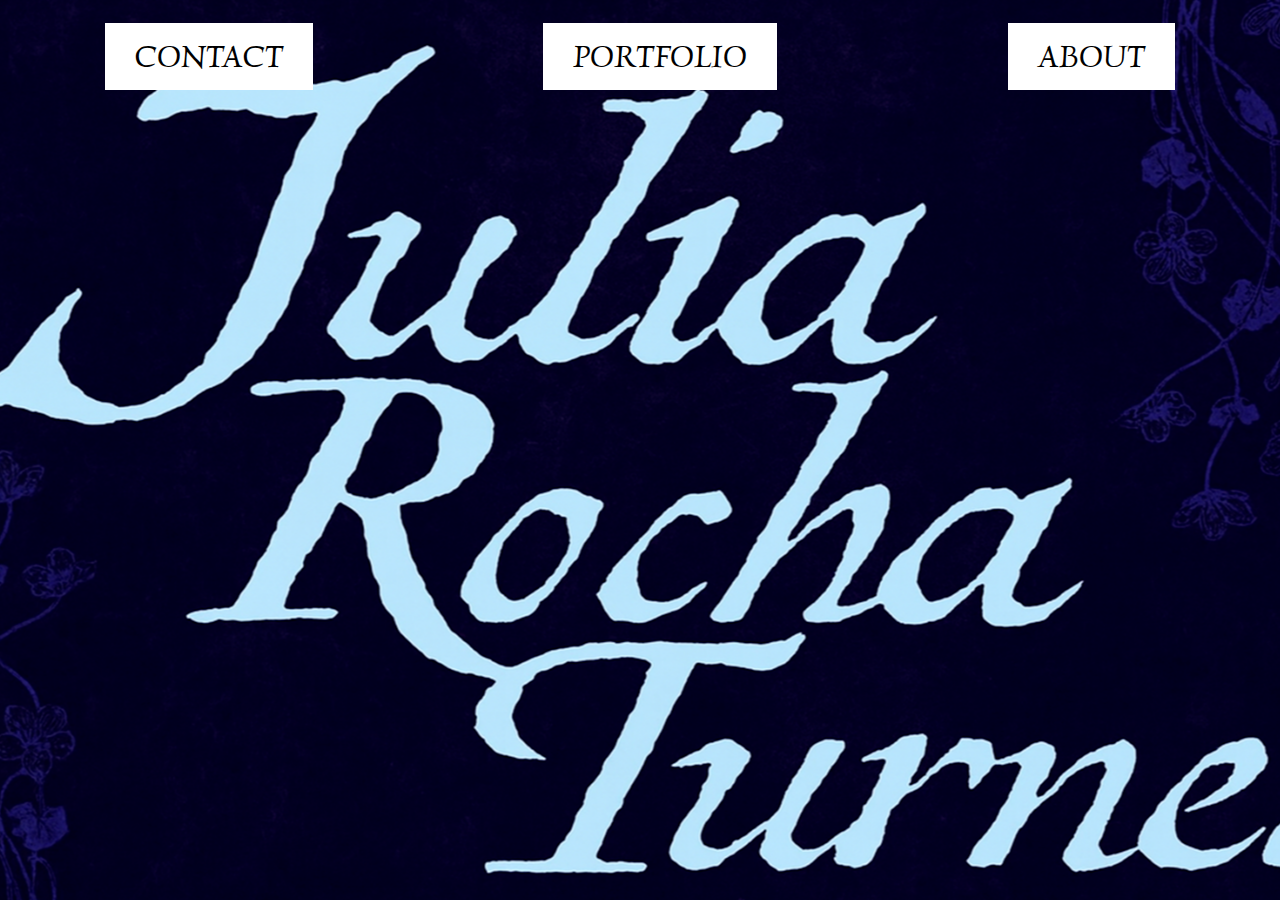
<file: index.html>
<!DOCTYPE html>
<html lang="en">
<head>
  <meta charset="UTF-8">
  <title>Photography Portfolio</title>
  <link rel="stylesheet" href="styles.css">
  <link rel="preconnect" href="https://fonts.googleapis.com">
<link rel="preconnect" href="https://fonts.gstatic.com" crossorigin>
<link href="https://fonts.googleapis.com/css2?family=Luxurious+Roman&display=swap" rel="stylesheet">
</head>
<body>
    <div class="hero">

      <div class="buttons">
        <a href="contact.html">Contact</a>
        <a href="portfolio.html">Portfolio</a>
        <a href="about.html">About</a>
      </div>
  </div>
</body>
<style>
.hero {
  width: 100vw;
  height: 100vh;
  background-image: url("heroimage.png");
  /* background-size: cover; */
  background-position: center;
}

.buttons{
  justify-content: space-around;
  padding-top: 23px;
}

.buttons a{
  background-color: white;
  text-transform: uppercase;
  color: black;
  text-decoration: none;
  padding: 15px 30px;
  font-size: 30px;
  font-family: "Luxurious Roman", serif;
  font-weight: 400;
  font-style: normal;
}

</style>

</html>
</file>
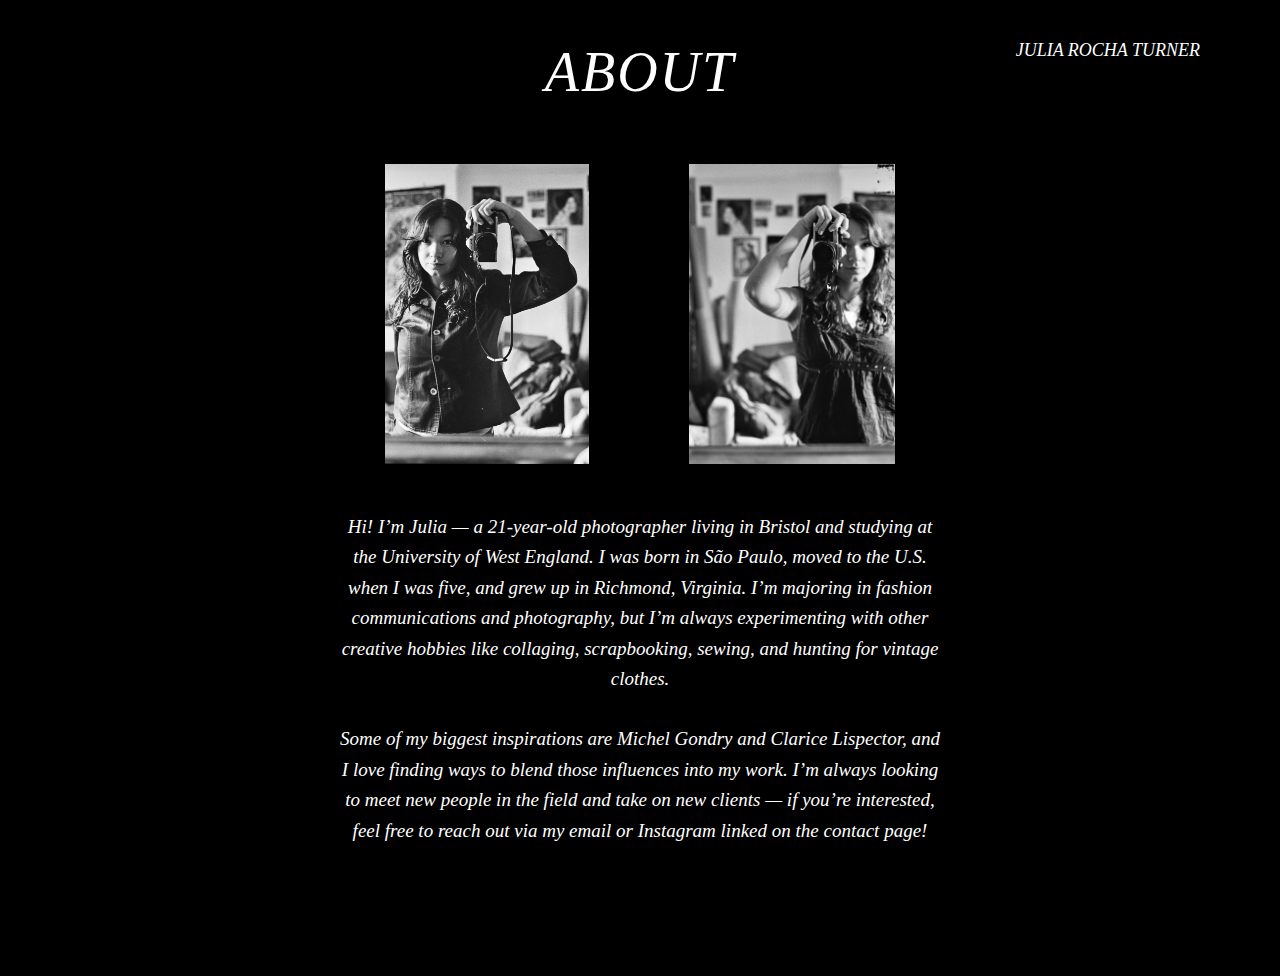
<file: about.html>
<!DOCTYPE html>
<html lang="en">
<head>
  <meta charset="UTF-8">
  <title>About</title>
  <link rel="stylesheet" href="styles.css">
</head>

<body class="about-page">

  <header class="about-header">
    <h1>ABOUT</h1>
    <a href="index.html" class="name">JULIA ROCHA TURNER</a>
  </header>

  <main class="about-content">

    <section class="about-images">
      <img src="images/jacket.jpeg" alt="Portrait with camera">
      <img src="images/camera.jpeg" alt="Portrait with camera">
    </section>

    <section class="about-text">
      <p>
        Hi! I’m Julia — a 21-year-old photographer living in Bristol and studying at the
        University of West England. I was born in São Paulo, moved to the U.S. when I was five,
        and grew up in Richmond, Virginia. I’m majoring in fashion communications and photography,
        but I’m always experimenting with other creative hobbies like collaging, scrapbooking,
        sewing, and hunting for vintage clothes.
      </p>

      <p>
        Some of my biggest inspirations are Michel Gondry and Clarice Lispector, and I love
        finding ways to blend those influences into my work. I’m always looking to meet new
        people in the field and take on new clients — if you’re interested, feel free to reach
        out via my email or Instagram linked on the contact page!
      </p>
    </section>

  </main>

</body>
</html>
</file>
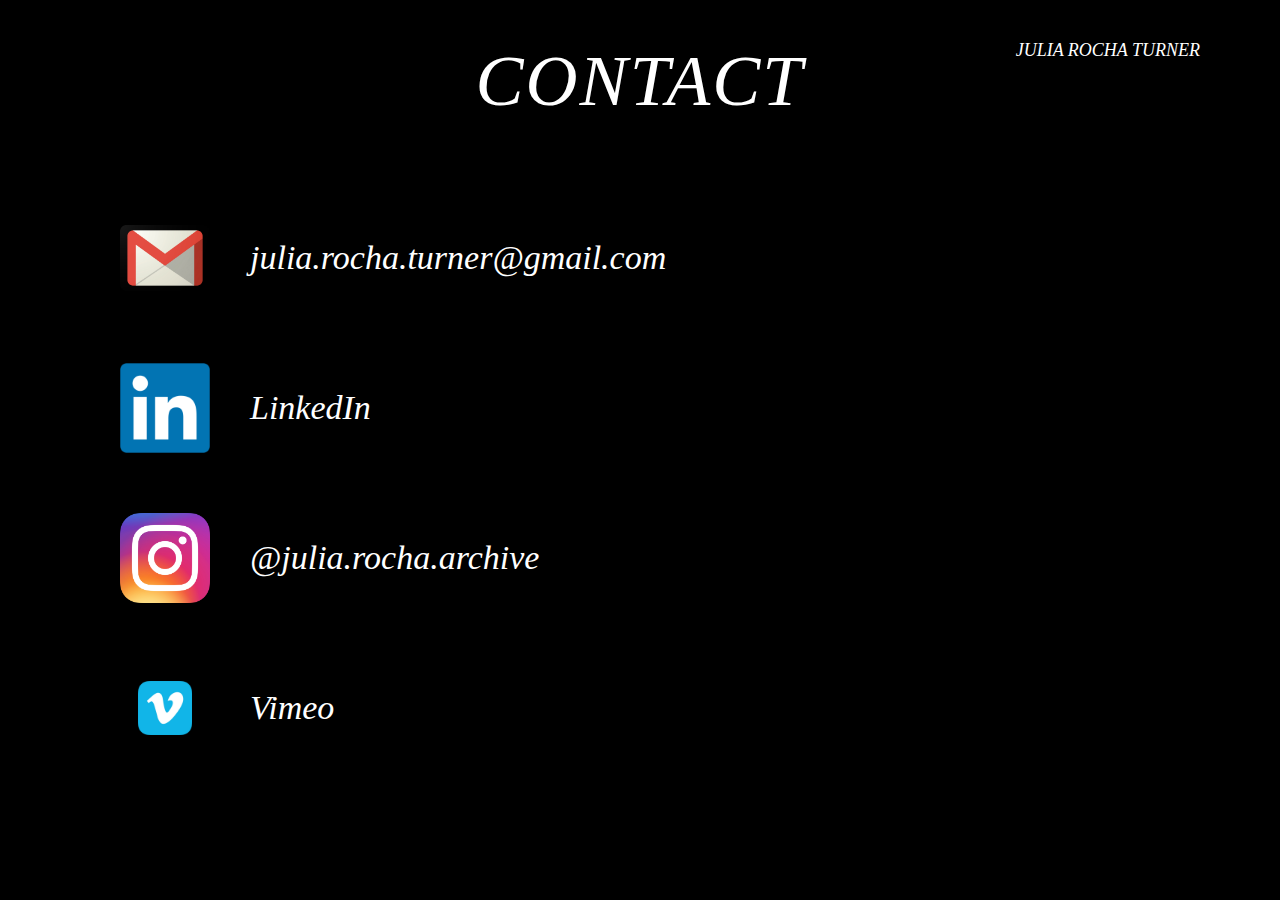
<file: contact.html>
<!DOCTYPE html>
<html lang="en">
<head>
  <meta charset="UTF-8">
  <title>Contact</title>
  <link rel="stylesheet" href="styles.css">
</head>

<body class="contact-page">

  <header class="contact-header">
    <h1>CONTACT</h1>
    <a href="index.html" class="name">JULIA ROCHA TURNER</a>
  </header>

  <main class="contact-content">
    <div class="contact-item">
      <img src="images/gmail.jpg" alt="Email icon" class="contact-icon">
      <a class="contact-link" href="mailto:julia.rocha.turner@gmail.com">julia.rocha.turner@gmail.com</a>
    </div>

    <div class="contact-item">
      <img src="images/linkedin.jpg" alt="LinkedIn icon" class="contact-icon">
      <a class="contact-link" href="https://www.linkedin.com/in/julia-turner-20b186208/" target="_blank" rel="noopener">LinkedIn</a>
    </div>

    <div class="contact-item">
      <img src="images/insta.jpg" alt="Instagram icon" class="contact-icon">
      <a class="contact-link" href="https://www.instagram.com/julia.rocha.archive/" target="_blank" rel="noopener">@julia.rocha.archive</a>
    </div>

    <div class="contact-item">
      <img src="images/vimeo.jpeg" alt="Vimeo icon" class="contact-icon">
      <a class="contact-link" href="https://vimeo.com/user124905854" target="_blank" rel="noopener">Vimeo</a>
    </div>
  </main>

</body>
</html>
</file>
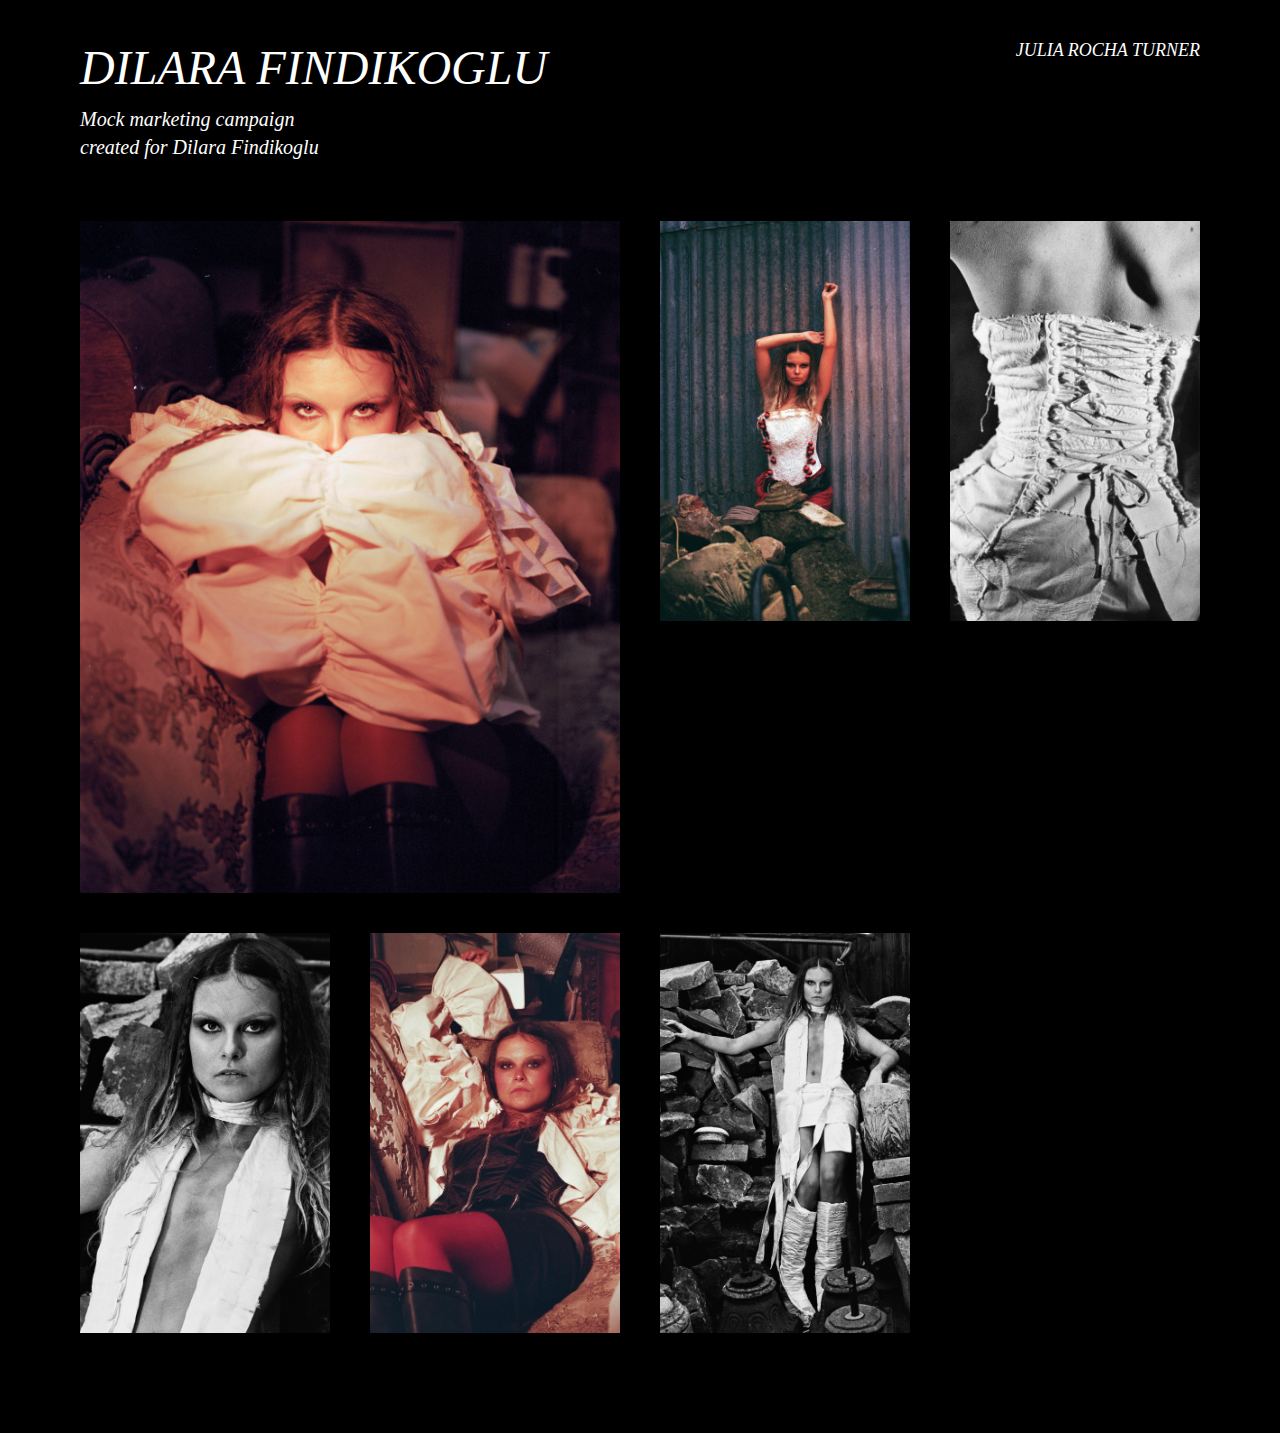
<file: dilara.html>
<!DOCTYPE html>
<html lang="en">
<head>
  <meta charset="UTF-8">
  <title>Dilara Findikoglu</title>
  <link rel="stylesheet" href="styles.css">
</head>

<body class="project-page">

  <header class="project-header">
    <div class="project-title">
      <h1>DILARA FINDIKOGLU</h1>
      <p>Mock marketing campaign<br>created for Dilara Findikoglu</p>
    </div>

    <a href="index.html" class="name">JULIA ROCHA TURNER</a>
  </header>

  <main class="project-gallery">
    <img src="images/eyes.jpg" class="large" alt="">
    <img src="images/metal.jpg" class="tall" alt="">
    <img src="images/corset.jpg" class="tall" alt="">
    <img src="images/smoky.jpeg" class="tall" alt="">

    <img src="images/couch.jpg" class="tall" alt="">
    <img src="images/tate.jpeg" class="tall" alt="">
  </main>

</body>
</html>
</file>
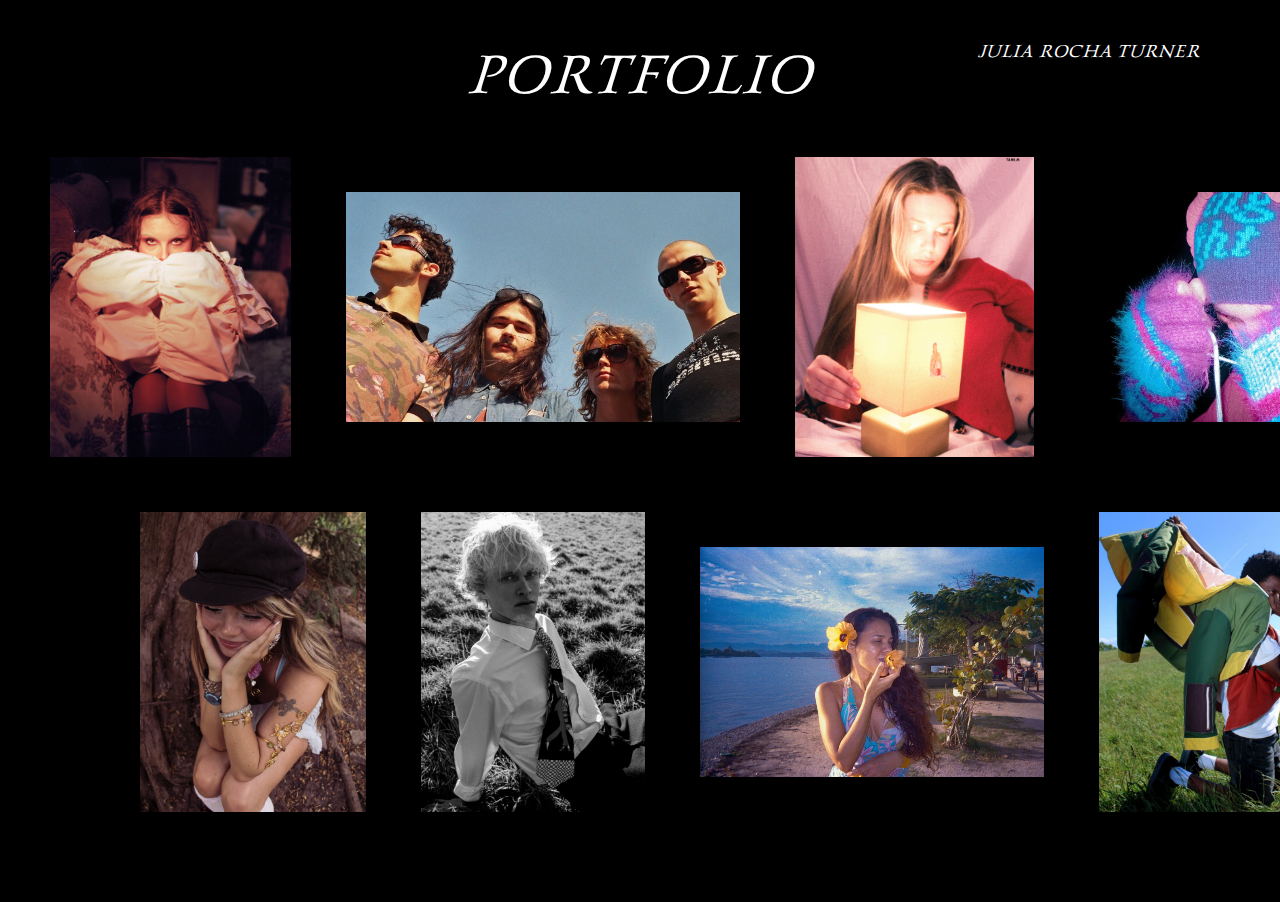
<file: portfolio.html>
<!DOCTYPE html>
<html lang="en">
<head>
  <meta charset="UTF-8">
  <title>Portfolio</title>
  <link rel="stylesheet" href="styles.css">

  <link rel="preconnect" href="https://fonts.googleapis.com">
  <link rel="preconnect" href="https://fonts.gstatic.com" crossorigin>
  <link href="https://fonts.googleapis.com/css2?family=Luxurious+Roman&display=swap" rel="stylesheet">
</head>

<body class="portfolio-page">

  <header class="portfolio-header">
    <h1>PORTFOLIO</h1>
    <a href="index.html" class="name">JULIA ROCHA TURNER</a>
  </header>

  <main class="gallery-wrap">
    <!-- Row 1 -->
    <div class="row">
      <a href="dilara.html" class="hover-wrap">
  <img src="images/eyes.jpg" class="tall" alt="">
  <span class="hover-text">
    <span class="hover-line">DILARA</span>
    <span class="hover-line">FINDIKOGLU</span>
  </span>
</a>


<a href="townhouses.html" class="hover-wrap">
  <img src="images/band.jpg" class="wide" alt="">
  <span class="hover-text">TOWNHOUSES</span>
</a>
      <img src="images/light.jpg" class="tall" alt="light photo">
      <img src="images/fuzzy.jpeg" class="wide" alt="fuzzy photo">
    </div>

    <!-- Row 2 (army removed — empty slot keeps the spacing) -->
    <div class="row row2-specialspacing">
      <img src="images/jewel.jpeg" class="tall" alt="jewel photo">
      <img src="images/finn.jpeg" class="tall" alt="finn photo">
      <img src="images/carioca.jpg" class="wide2" alt="carioca photo">
      <img src="images/windbreaker.jpg" class="tall" alt="windbreaker photo">
      <!-- <div class="slot" aria-hidden="true"></div> -->
    </div>
  </main>

</body>

<style>

  .row2-specialspacing {
    width: 90%;
    margin-left: 90px;
    margin-right: auto;
  }
</style>
</html>
</file>
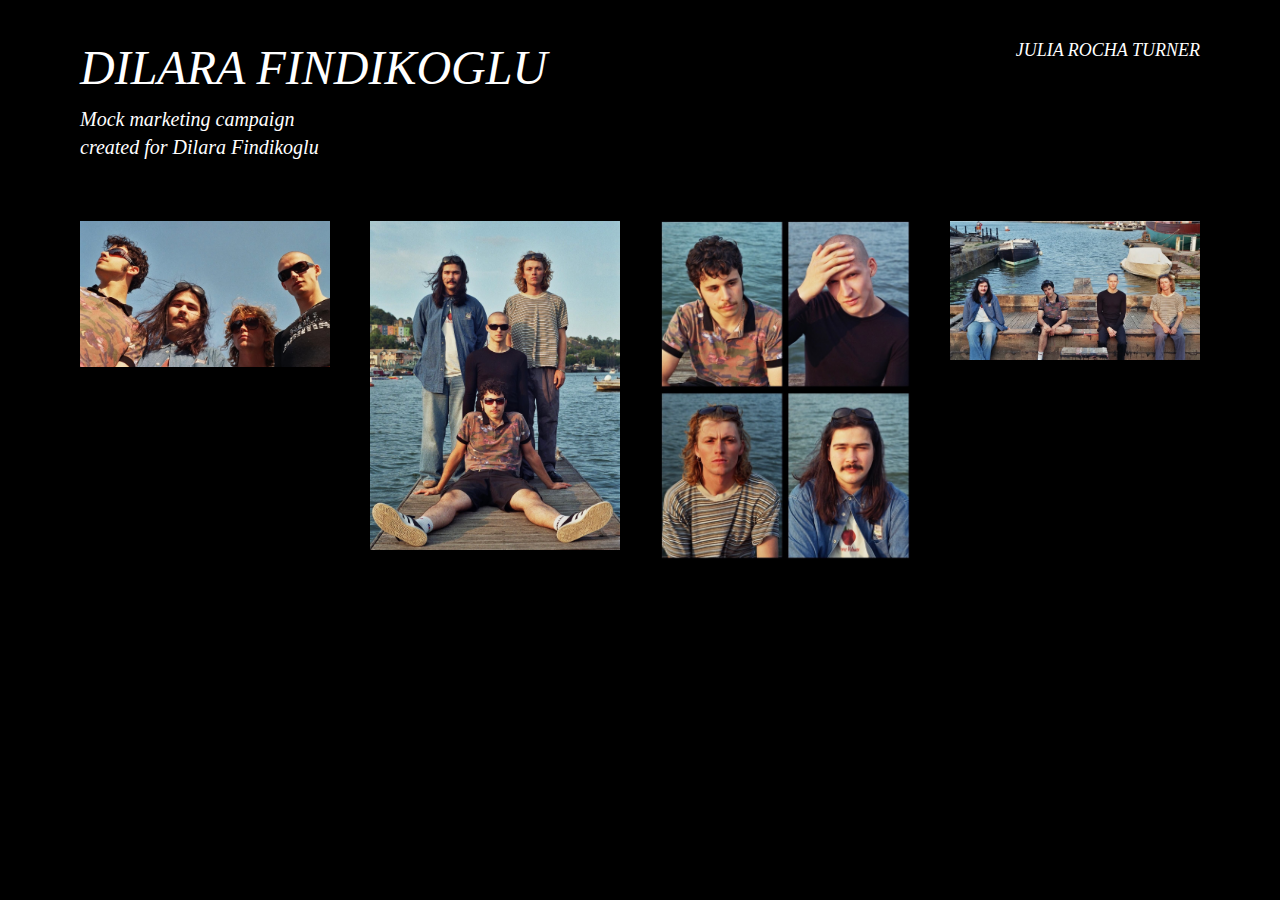
<file: townhouse.html>
<!DOCTYPE html>
<html lang="en">
<head>
  <meta charset="UTF-8">
  <title>Dilara Findikoglu</title>
  <link rel="stylesheet" href="styles.css">
</head>

<body class="project-page">

  <header class="project-header">
    <div class="project-title">
      <h1>DILARA FINDIKOGLU</h1>
      <p>Mock marketing campaign<br>created for Dilara Findikoglu</p>
    </div>

    <a href="index.html" class="name">JULIA ROCHA TURNER</a>
  </header>

  <main class="project-gallery">
  <img src="images/band.jpg" class="hero" alt="">
  <img src="images/boardwalk.jpeg" class="top-mid" alt="">
  <img src="images/four.jpg" class="top-right" alt="">
  <img src="images/dock.jpeg" class="right-tall" alt="">
</main>

</body>
</html>
</file>
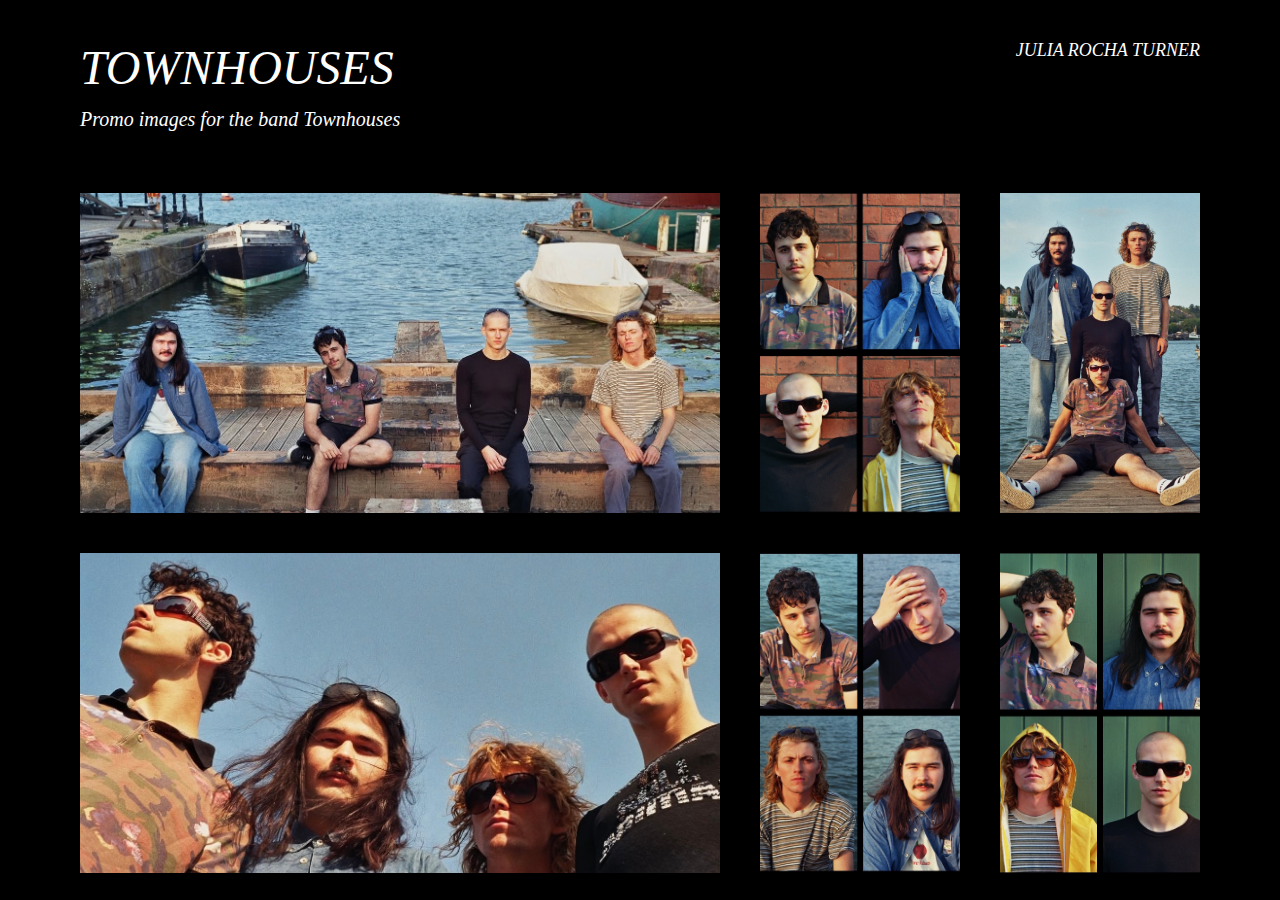
<file: townhouses.html>
<!DOCTYPE html>
<html lang="en">
<head>
  <meta charset="UTF-8">
  <title>Townhouses</title>
  <link rel="stylesheet" href="styles.css">
</head>

<body class="project-page">

  <header class="project-header">
    <div class="project-title">
      <h1>TOWNHOUSES</h1>
      <p>Promo images for the band Townhouses</p>
    </div>

    <a href="index.html" class="name">JULIA ROCHA TURNER</a>
  </header>



   
  <main class="townhouses-gallery">
    <!-- Top row -->
    <img src="images/dock.jpeg" class="wide-left" alt="">
    <img src="images/brick.jpeg" class="tall" alt="">
    <img src="images/boardwalk.jpeg" class="tall" alt="">
    <img src="images/four.jpg" class="tall" alt="">
     <img src="images/band.jpg" class="wide-bottom" alt="">
    <img src="images/split.jpg" class="tall" alt="">
  </main>

</body>
</html>
</file>
<file: styles.css>
* {
  margin: 0;
  padding: 0;
  box-sizing: border-box;
}


.buttons {
  display: flex;
  gap: 20px;
}


/* ===== PORTFOLIO PAGE ===== */

body {
  margin: 0;
}

.portfolio-page {
  min-height: 100vh;
  background: #000;
  color: #fff;
  font-family: "Luxurious Roman", serif;
}

/* Header */
.portfolio-header {
  position: relative;
  text-align: center;
  padding: 40px 60px 20px;
}

.portfolio-header h1 {
  margin: 0;
  font-size: 56px;
  letter-spacing: 2px;
  font-style: italic;
  font-weight: 400;
}

.portfolio-header .name {
  position: absolute;
  top: 40px;
  right: 80px;
  font-size: 18px;
  letter-spacing: 1px;
  font-style: italic;
  font-weight: 400;
  color: #fff;
  text-decoration: none;
}

.portfolio-header .name:hover {
  text-decoration: underline;
}


.gallery-wrap {
  max-width: 1250px;
  margin-left: 50px;      
  margin-right: auto;
  padding: 30px 0 90px;  
  display: flex;
  flex-direction: column;
  gap: 55px;
}







.row {
  display: flex;
  justify-content: space-between;
  align-items: center;
  gap: 55px;
  width: 100%;
}


.row img {
  display: block;
  
}




/* Bigger images */
.tall {
  height: 300px;
}

.wide,
.wide2 {
  height: 230px;
}





.slot {
  width: 1px;
  height: 290px;
  visibility: hidden;
}


/* ===== ABOUT PAGE ===== */

.about-page {
  min-height: 100vh;
  background: #000;
  color: white;
  font-family: "Luxurious Roman", serif;
}

/* Header */
.about-header {
  position: relative;
  text-align: center;
  padding: 40px 60px 20px;
}

.about-header h1 {
  font-size: 56px;
  letter-spacing: 2px;
  font-style: italic;
  font-weight: 400;
  margin: 0;
}

.about-header .name {
  position: absolute;
  top: 40px;
  right: 80px;
  font-size: 18px;
  font-style: italic;
  font-weight: 400;
  color: white;
  text-decoration: none;
}

.about-header .name:hover {
  text-decoration: underline;
}

/* Main layout */
.about-content {
  max-width: 1100px;
  margin: 0 auto;
  padding: 40px 60px 100px;
  display: flex;
  flex-direction: column;
  align-items: center;
  gap: 48px;
}

/* Images */
.about-images {
  display: flex;
  gap: 100px;
}

.about-images img {
  height: 300px;
  width: auto;
  display: block;
}

/* Text */
.about-text {
  max-width: 600px;
  text-align: center;
}

.about-text p {
  font-size: 19px;
  line-height: 1.6;
  font-style: italic;
  margin-bottom: 30px;
}
/* ===== CONTACT PAGE ===== */

.contact-page {
  min-height: 100vh;
  background: #000;
  color: white;
  font-family: "Luxurious Roman", serif;
}

/* Header */
.contact-header {
  position: relative;
  text-align: center;
  padding: 40px 60px 10px;
}

.contact-header h1 {
  font-size: 72px;
  letter-spacing: 2px;
  font-style: italic;
  font-weight: 400;
  margin: 0;
}

.contact-header .name {
  position: absolute;
  top: 40px;
  right: 80px;
  font-size: 18px;
  font-style: italic;
  font-weight: 400;
  color: white;
  text-decoration: none;
}

.contact-header .name:hover {
  text-decoration: underline;
}

/* Contact list */
.contact-content {
  padding: 80px 120px;
  display: flex;
  flex-direction: column;
  gap: 60px;
  max-width: 900px;
}

.contact-item {
  display: flex;
  align-items: center;
  gap: 40px;
}

.contact-icon {
  width: 90px;
  height: 90px;
  object-fit: contain;
}

.contact-link {
  color: white;
  text-decoration: none;
  font-size: 34px;
  font-style: italic;
  font-weight: 400;
}

.contact-link:hover {
  text-decoration: underline;
}

/* ===== Dilara Page ===== */

.project-page {
  min-height: 100vh;
  background: #000;
  color: white;
  font-family: "Luxurious Roman", serif;
}

/* Header */
.project-header {
  display: flex;
  justify-content: space-between;
  align-items: flex-start;
  padding: 40px 80px 20px;
}

.project-title h1 {
  font-size: 48px;
  font-style: italic;
  font-weight: 400;
  margin: 0 0 10px;
}

.project-title p {
  font-size: 20px;
  font-style: italic;
  line-height: 1.4;
  margin: 0;
}

.project-header .name {
  font-size: 18px;
  font-style: italic;
  color: white;
  text-decoration: none;
}

.project-header .name:hover {
  text-decoration: underline;
}

/* Gallery */
.project-gallery {
  max-width: 1300px;
  margin: 40px auto 100px;
  padding: 0 80px;
  display: grid;
  grid-template-columns: repeat(4, 1fr);
  gap: 40px;
}

/* Image sizes */
.project-gallery img {
  width: 100%;
  display: block;
}

.project-gallery .large {
  grid-column: span 2;
}

.project-gallery .tall {
  height: 400px;
  object-fit: cover;
}
/* ===== TOWNHOUSES PROJECT PAGE ===== */


.townhouses-gallery {
  max-width: 1400px;
  margin: 40px auto 120px;
  padding: 0 80px;

  display: grid;
  grid-template-columns: 2fr 1fr 1fr 1fr;
  grid-template-rows: 320px 320px;
  gap: 40px;
}

.townhouses-gallery img {
  width: 100%;
  height: 100%;
  object-fit: cover;
  display: block;
}

/* Top row */
.townhouses-gallery .wide-left {
  grid-column: 1 / 3;
  grid-row: 1 / 2;
}

.townhouses-gallery .tall {
  grid-row: span 1;
}

/* Bottom row */
.townhouses-gallery .wide-bottom {
  grid-column: 1 / 3;
  grid-row: 2 / 3;
}


.project-link {
  color: white;
  text-decoration: none;
  font-style: italic;
  font-weight: 400;
}

.project-link:hover {
  text-decoration: underline;
}

/* ===== PORTFOLIO IMAGE HOVERS (does not move layout) ===== */


.portfolio-page .hover-wrap {
  position: relative;
  display: inline-block;
  line-height: 0;           /* prevents extra space under images */
  text-decoration: none;    /* removes underline */
  color: inherit;           /* stops purple link color */
}

.portfolio-page .hover-wrap:visited {
  color: inherit;
}

.portfolio-page .hover-wrap img {
  display: block;
}

.hover-wrap {
  position: relative;
  display: inline-block;
}

.hover-text {
  position: absolute;
  inset: 0;
  display: flex;
  flex-direction: column;   /* <- stacks DILARA over FINDIKOGLU */
  align-items: center;
  justify-content: center;

  text-align: center;
  line-height: 1.05;        

  font-family: "Luxurious Roman", serif;
  font-style: italic;
  font-size: 26px;
  letter-spacing: 1px;
  color: white;

  background: rgba(255, 255, 255, 0); 
  opacity: 0;
  transition: opacity 0.25s ease;
  pointer-events: none;
}

.hover-wrap:hover .hover-text {
  opacity: 1;
}

.hover-line {
  display: block;
}
</file>
